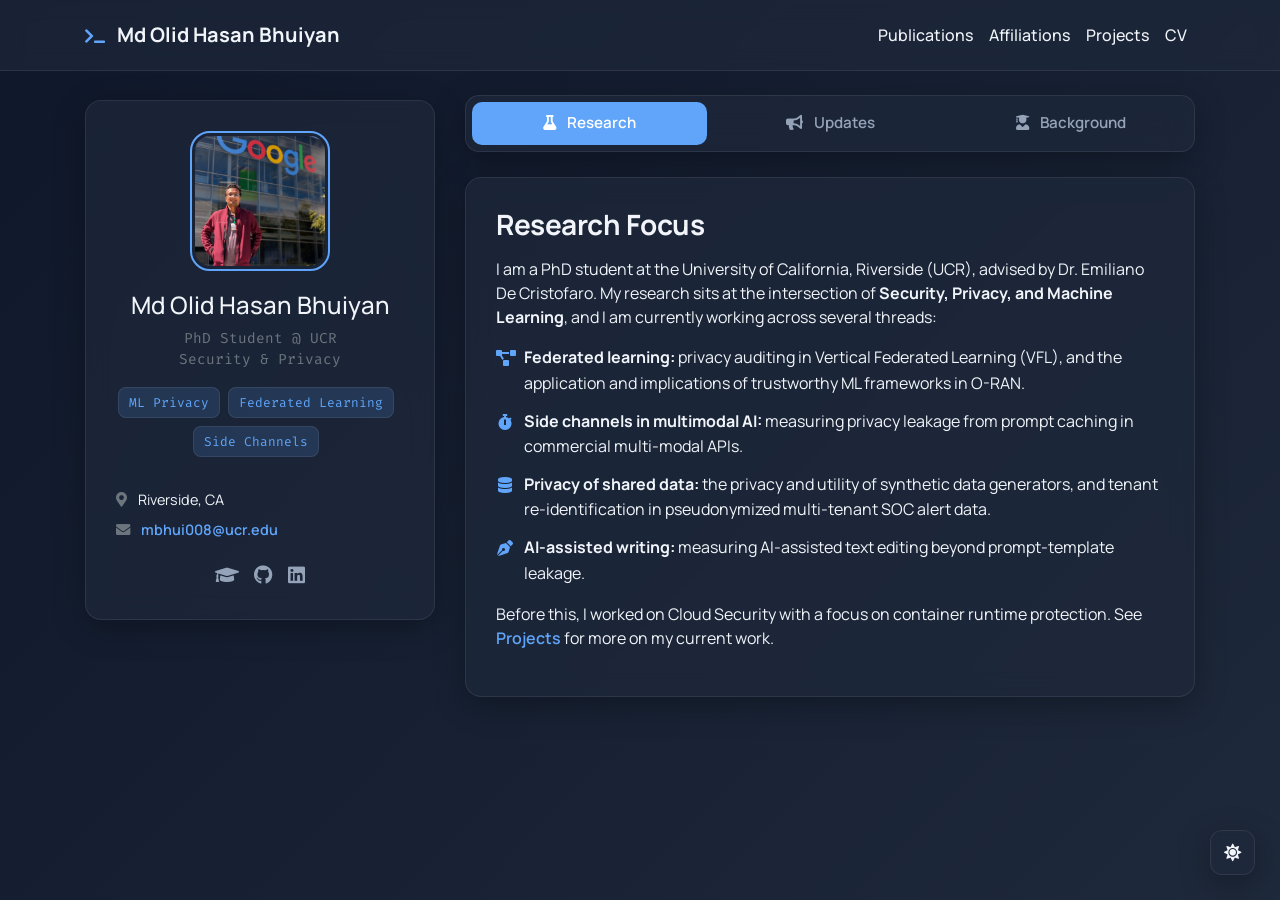
<file: index.html>
<!DOCTYPE html>
<html lang="en">
<head>
    <meta charset="utf-8" />
    <meta name="viewport" content="width=device-width, initial-scale=1.0" />
    <title>Md Olid Hasan Bhuiyan | Security Researcher</title>
    
    <link rel="stylesheet" href="https://stackpath.bootstrapcdn.com/bootstrap/4.5.2/css/bootstrap.min.css" />
    
    <link rel="stylesheet" href="https://cdnjs.cloudflare.com/ajax/libs/font-awesome/5.15.4/css/all.min.css" />
    
    <link href="https://fonts.googleapis.com/css2?family=Fira+Code:wght@400;500&family=Manrope:wght@300;400;600;700&display=swap" rel="stylesheet" />

    <style>
        /* --- CSS Variables & Theme Config --- */
        :root {
            /* Light Mode Variables */
            --bg-gradient: linear-gradient(120deg, #e0c3fc 0%, #8ec5fc 100%);
            --glass-bg: rgba(255, 255, 255, 0.65);
            --glass-border: rgba(255, 255, 255, 0.4);
            --text-main: #2d3748;
            --text-muted: #718096;
            --accent-color: #4c51bf; /* Indigo */
            --tag-bg: rgba(76, 81, 191, 0.1);
            --shadow: 0 8px 32px 0 rgba(31, 38, 135, 0.1);
        }

        [data-theme="dark"] {
            /* Dark Mode Variables (Cyberpunk/Tech Vibe) */
            --bg-gradient: linear-gradient(135deg, #0f172a 0%, #1e293b 50%, #171717 100%);
            --glass-bg: rgba(30, 41, 59, 0.7);
            --glass-border: rgba(255, 255, 255, 0.08);
            --text-main: #f1f5f9;
            --text-muted: #94a3b8;
            --accent-color: #60a5fa; /* Electric Blue */
            --tag-bg: rgba(96, 165, 250, 0.15);
            --shadow: 0 8px 32px 0 rgba(0, 0, 0, 0.3);
        }

        /* --- Global Styles --- */
        body {
            font-family: 'Manrope', sans-serif;
            background: var(--bg-gradient);
            background-attachment: fixed; /* Keeps gradient distinct while scrolling */
            background-size: 200% 200%;
            color: var(--text-main);
            min-height: 100vh;
            transition: color 0.3s;
            animation: gradientBG 15s ease infinite; /* Subtle animation */
        }

        @keyframes gradientBG {
            0% { background-position: 0% 50%; }
            50% { background-position: 100% 50%; }
            100% { background-position: 0% 50%; }
        }

        h1, h2, h3 { font-weight: 700; letter-spacing: -0.5px; }
        
        a { color: var(--accent-color); font-weight: 600; text-decoration: none; transition: all 0.2s; }
        a:hover { color: var(--text-main); text-decoration: none; text-shadow: 0 0 5px rgba(255,255,255,0.2); }

        /* --- Glass Cards (The Core Design Element) --- */
        .glass-card {
            background: var(--glass-bg);
            backdrop-filter: blur(12px);
            -webkit-backdrop-filter: blur(12px);
            border: 1px solid var(--glass-border);
            border-radius: 16px;
            padding: 30px;
            margin-bottom: 25px;
            box-shadow: var(--shadow);
            transition: transform 0.2s ease;
        }

        .glass-card:hover {
            transform: translateY(-2px); /* Subtle lift effect */
        }

        /* --- Profile Section --- */
        .profile-card {
            text-align: center;
        }
        .profile-img {
            width: 140px;
            height: 140px;
            object-fit: cover;
            border-radius: 20px; /* Squircle shape is more modern than circle */
            margin-bottom: 20px;
            border: 2px solid var(--accent-color);
            padding: 3px;
        }
        .profile-links {
            display: flex;
            justify-content: center;
            gap: 15px;
            margin-top: 20px;
            font-size: 1.2rem;
        }
        .profile-links a {
            color: var(--text-muted);
        }
        .profile-links a:hover {
            color: var(--accent-color);
            transform: scale(1.1);
        }

        /* --- Tech Tags --- */
        .tech-badge {
            font-family: 'Fira Code', monospace;
            background: var(--tag-bg);
            color: var(--accent-color);
            padding: 5px 10px;
            border-radius: 8px;
            font-size: 0.8rem;
            margin-right: 8px;
            margin-bottom: 8px;
            display: inline-block;
            border: 1px solid var(--glass-border);
        }

        /* --- News List (Clean & Techy) --- */
        .news-item {
            display: flex;
            margin-bottom: 18px;
            border-bottom: 1px solid var(--glass-border);
            padding-bottom: 15px;
        }
        .news-item:last-child { border-bottom: none; margin-bottom: 0; padding-bottom: 0; }
        
        .news-date {
            font-family: 'Fira Code', monospace;
            font-size: 0.8rem;
            color: var(--accent-color);
            min-width: 110px;
            padding-top: 3px;
        }
        .news-content {
            font-size: 0.95rem;
            color: var(--text-main);
        }

        /* --- Navbar (Floating Glass) --- */
        .navbar {
            background: var(--glass-bg);
            backdrop-filter: blur(10px);
            border-bottom: 1px solid var(--glass-border);
            padding: 15px 0;
            position: sticky;
            top: 0;
            z-index: 1000;
        }
        .navbar-brand { font-weight: 700; color: var(--text-main) !important; }
        .nav-link { color: var(--text-main) !important; font-weight: 500; }
        .nav-link:hover { color: var(--accent-color) !important; }

        /* --- Dark Mode Toggle --- */
        .theme-switch {
            position: fixed;
            bottom: 25px;
            right: 25px;
            width: 45px;
            height: 45px;
            background: var(--glass-bg);
            border: 1px solid var(--glass-border);
            backdrop-filter: blur(5px);
            color: var(--text-main);
            border-radius: 12px;
            display: flex;
            align-items: center;
            justify-content: center;
            cursor: pointer;
            box-shadow: var(--shadow);
            z-index: 1000;
            font-size: 1.1rem;
        }

        /* Update the body style to include this animation */
        body {
            /* ... your existing body styles ... */
            animation: gradientBG 15s ease infinite, fadeIn 0.8s ease-in-out;
        }

        @keyframes fadeIn {
            0% { opacity: 0; transform: translateY(10px); }
            100% { opacity: 1; transform: translateY(0); }
        }

        /* --- Section toggle (Research / Updates / Background) --- */
        .section-toggle {
            display: flex;
            gap: 6px;
            padding: 6px;
            margin-bottom: 25px;
            background: var(--glass-bg);
            backdrop-filter: blur(12px);
            -webkit-backdrop-filter: blur(12px);
            border: 1px solid var(--glass-border);
            border-radius: 14px;
            box-shadow: var(--shadow);
        }
        .section-toggle button {
            flex: 1;
            border: none;
            background: transparent;
            color: var(--text-muted);
            font-family: 'Manrope', sans-serif;
            font-weight: 600;
            font-size: 0.95rem;
            padding: 10px 14px;
            border-radius: 10px;
            cursor: pointer;
            transition: background 0.2s, color 0.2s;
        }
        .section-toggle button:hover { color: var(--text-main); }
        .section-toggle button.active {
            background: var(--accent-color);
            color: #fff;
        }
        .section-toggle button:focus-visible {
            outline: 2px solid var(--accent-color);
            outline-offset: 2px;
        }
        .home-section[hidden] { display: none !important; }

        /* --- Research focus list --- */
        .focus-list {
            list-style: none;
            padding-left: 0;
            margin-bottom: 1rem;
        }
        .focus-list li {
            position: relative;
            padding-left: 28px;
            margin-bottom: 12px;
            line-height: 1.6;
        }
        .focus-list li i {
            position: absolute;
            left: 0;
            top: 5px;
            width: 18px;
            text-align: center;
            color: var(--accent-color);
        }

        /* --- Responsive --- */
        @media (max-width: 480px) {
            .section-toggle button { padding: 10px 6px; font-size: 0.85rem; }
            .section-toggle button i { display: none; }
        }
        @media (max-width: 768px) {
            .news-item { flex-direction: column; }
            .news-date { margin-bottom: 5px; opacity: 0.8; }
        }
    </style>
</head>
<body data-theme="dark"> <nav class="navbar navbar-expand-lg">
        <div class="container">
            <a class="navbar-brand" href="index.html">
                <i class="fas fa-terminal mr-2" style="font-size: 0.8em; color: var(--accent-color);"></i>
                Md Olid Hasan Bhuiyan
            </a>
            <button class="navbar-toggler" type="button" data-toggle="collapse" data-target="#navbarNav">
                <span class="fas fa-bars" style="color: var(--text-main);"></span>
            </button>
            <div class="collapse navbar-collapse" id="navbarNav">
                <ul class="navbar-nav ml-auto">
                    <li class="nav-item"><a class="nav-link" href="publications.html">Publications</a></li>
                    <li class="nav-item"><a class="nav-link" href="services.html">Affiliations</a></li>
                    <li class="nav-item"><a class="nav-link" href="projects.html">Projects</a></li>
                    <li class="nav-item"><a class="nav-link" href="/Files/CV_OLID_HASAN_BHUIYAN.pdf">CV</a></li>
                </ul>
            </div>
        </div>
    </nav>

    <div class="container mt-4 mb-5">
        <div class="row">
            
            <div class="col-lg-4 mb-4">
                <div class="glass-card profile-card sticky-top" style="top: 100px; z-index: 1;">
                    <img src="/Images/portfolio_2026.jpg" alt="Profile" class="profile-img">
                    <h4>Md Olid Hasan Bhuiyan</h4>
                    <p class="text-muted mb-3" style="font-family: 'Fira Code', monospace; font-size: 0.9rem;">
                        PhD Student @ UCR<br>Security & Privacy
                    </p>
                    
                    <div class="d-flex flex-wrap justify-content-center mt-3 mb-4">
                        <span class="tech-badge">ML Privacy</span>
                        <span class="tech-badge">Federated Learning</span>
                        <span class="tech-badge">Side Channels</span>
                    </div>

                    <div class="text-left mt-4" style="font-size: 0.9rem;">
                        <p class="mb-2"><i class="fas fa-map-marker-alt mr-2 text-muted"></i> Riverside, CA</p>
                        <p class="mb-2"><i class="fas fa-envelope mr-2 text-muted"></i> <a href="mailto:mbhui008@ucr.edu">mbhui008@ucr.edu</a></p>
                    </div>

                    <div class="profile-links">
                        <a href="https://scholar.google.com/citations?user=FqGRNsAAAAAJ&hl=en"><i class="fas fa-graduation-cap"></i></a>
                        <a href="https://github.com/Sizvy"><i class="fab fa-github"></i></a>
                        <a href="https://www.linkedin.com/in/md-olid-hasan-bhuiyan-970783185/"><i class="fab fa-linkedin"></i></a>
                    </div>
                </div>
            </div>

            <div class="col-lg-8">

                <div class="section-toggle" role="tablist" aria-label="Home sections">
                    <button type="button" role="tab" id="tab-research" data-target="research" aria-controls="research" aria-selected="true" class="active">
                        <i class="fas fa-flask mr-2"></i> Research
                    </button>
                    <button type="button" role="tab" id="tab-updates" data-target="updates" aria-controls="updates" aria-selected="false">
                        <i class="fas fa-bullhorn mr-2"></i> Updates
                    </button>
                    <button type="button" role="tab" id="tab-background" data-target="background" aria-controls="background" aria-selected="false">
                        <i class="fas fa-user-graduate mr-2"></i> Background
                    </button>
                </div>

                <div class="glass-card home-section" id="research" role="tabpanel" aria-labelledby="tab-research">
                    <h3 class="mb-3">Research Focus</h3>
                    <p>
                        I am a PhD student at the University of California, Riverside (UCR), advised by Dr. Emiliano De Cristofaro. My research sits at the intersection of <strong>Security, Privacy, and Machine Learning</strong>, and I am currently working across several threads:
                    </p>
                    <ul class="focus-list">
                        <li><i class="fas fa-project-diagram"></i><strong>Federated learning:</strong> privacy auditing in Vertical Federated Learning (VFL), and the application and implications of trustworthy ML frameworks in O-RAN.</li>
                        <li><i class="fas fa-stopwatch"></i><strong>Side channels in multimodal AI:</strong> measuring privacy leakage from prompt caching in commercial multi-modal APIs.</li>
                        <li><i class="fas fa-database"></i><strong>Privacy of shared data:</strong> the privacy and utility of synthetic data generators, and tenant re-identification in pseudonymized multi-tenant SOC alert data.</li>
                        <li><i class="fas fa-pen-nib"></i><strong>AI-assisted writing:</strong> measuring AI-assisted text editing beyond prompt-template leakage.</li>
                    </ul>
                    <p>
                        Before this, I worked on Cloud Security with a focus on container runtime protection. See <a href="projects.html#research">Projects</a> for more on my current work.
                    </p>
                </div>

                <div class="glass-card home-section" id="updates" role="tabpanel" aria-labelledby="tab-updates" hidden>
                    <h3 class="mb-4">Recent Updates</h3>
                    
                    <div class="news-item">
                        <div class="news-date">Present</div>
                        <div class="news-content">Working on privacy in federated learning, prompt-cache side channels in multimodal APIs, synthetic data privacy, and AI-assisted text editing. See <a href="projects.html#research">current projects</a>.</div>
                    </div>

                    <div class="news-item">
                        <div class="news-date">Sep 2026</div>
                        <div class="news-content">Completed my Research Internship at <strong>Sophos</strong>.</div>
                    </div>

                    <div class="news-item">
                        <div class="news-date">June 2026</div>
                        <div class="news-content">Joined <a href="https://www.sophos.com/en-us/company/careers" target="_blank">Sophos</a> as a Research Intern.</div>
                    </div>

                    <div class="news-item">
                        <div class="news-date">April 2026</div>
                        <div class="news-content">Our paper<a href="https://arxiv.org/pdf/2601.05739" target="_blank">(PII-VisBench)</a> got accepted at ACL Findings!</div>
                    </div>

                    <div class="news-item">
                        <div class="news-date">Mar 2026</div>
                        <div class="news-content">Completed my <strong>M.S. in Computer Science</strong> at UC Riverside.</div>
                    </div>

                    <div class="news-item">
                        <div class="news-date">May 2025</div>
                        <div class="news-content">Joined <strong>ACM</strong> as a Professional Member (ID: 9085533).</div>
                    </div>

                    <div class="news-item">
                        <div class="news-date">Mar 2025</div>
                        <div class="news-content">Appointed as <strong>Graduate Student Researcher</strong> & TA at UCR.</div>
                    </div>

                    <div class="news-item">
                        <div class="news-date">Nov 2024</div>
                        <div class="news-content">Paper <em>"H2OPulse"</em> accepted at <strong>IMWUT</strong> Journal.</div>
                    </div>

                    <div class="news-item">
                        <div class="news-date">Oct 2024</div>
                        <div class="news-content">2nd Place at <a href="https://ucrpc.cs.ucr.edu/F24/" target="_blank">UCRPC2024</a> (628 pts).</div>
                    </div>
                    
                    <div class="news-item">
                        <div class="news-date">Sep 2024</div>
                        <div class="news-content">Started PhD journey at <strong>UC Riverside</strong>.</div>
                    </div>

                    <div class="news-item">
                        <div class="news-date">Jan 2024</div>
                        <div class="news-content">Paper on <em>Container Security</em> accepted at <strong>CLOSER 2024</strong>.</div>
                    </div>
                </div>

                <div class="row">
                    <div class="col-md-12">
                        <div class="glass-card home-section" id="background" role="tabpanel" aria-labelledby="tab-background" hidden>
                            <h3 class="mb-3">Background</h3>
                            
                            <h5 class="mt-4"><i class="fas fa-user-graduate mr-2" style="color: var(--accent-color)"></i> Education</h5>
                            <p class="mb-1"><strong>PhD (currently pursuing) in Computer Science</strong></p>
                            <p class="text-muted small">UC, Riverside | Spring 2029 (expected)</p>

                            <p class="mb-1"><strong>M.S. in Computer Science</strong></p>
                            <p class="text-muted small">UC, Riverside | March 2026</p>

                            <p class="mb-1"><strong>B.Sc. in Computer Science & Engineering</strong></p>
                            <p class="text-muted small">BUET, Bangladesh | May 2023</p>
                            
                            <hr style="border-color: var(--glass-border);">

                            <h5 class="mt-3"><i class="fas fa-user mr-2" style="color: var(--accent-color)"></i> Personal</h5>
                            <p class="small">
                                Born in Lalmonirhat, Bangladesh. I'm a history buff (especially WWII) and enjoy discussing world politics. 
                                My nickname is <strong>Sizvy</strong>.
                            </p>
                        </div>
                    </div>
                </div>

            </div>
        </div>
    </div>

    <button class="theme-switch" id="themeToggle">
        <i class="fas fa-sun"></i>
    </button>

    <script>
        const toggleBtn = document.getElementById('themeToggle');
        const icon = toggleBtn.querySelector('i');
        const body = document.body;

        // Check local storage
        const savedTheme = localStorage.getItem('theme');
        if (savedTheme) {
            body.setAttribute('data-theme', savedTheme);
            updateIcon(savedTheme);
        }

        toggleBtn.addEventListener('click', () => {
            const currentTheme = body.getAttribute('data-theme');
            const newTheme = currentTheme === 'dark' ? 'light' : 'dark';
            
            body.setAttribute('data-theme', newTheme);
            localStorage.setItem('theme', newTheme);
            updateIcon(newTheme);
        });

        function updateIcon(theme) {
            if (theme === 'dark') {
                icon.className = 'fas fa-sun';
            } else {
                icon.className = 'fas fa-moon';
            }
        }
    </script>

    <script>
        // Section toggle (URL hash #research, #updates or #background opens that section)
        (function () {
            const tabs = document.querySelectorAll('.section-toggle button');
            const sections = document.querySelectorAll('.home-section');

            function show(id, updateHash) {
                if (!document.getElementById(id)) id = 'research';
                sections.forEach(sec => { sec.hidden = sec.id !== id; });
                tabs.forEach(tab => {
                    const on = tab.dataset.target === id;
                    tab.classList.toggle('active', on);
                    tab.setAttribute('aria-selected', on);
                });
                if (updateHash) history.replaceState(null, '', '#' + id);
            }

            tabs.forEach(tab => tab.addEventListener('click', () => show(tab.dataset.target, true)));
            window.addEventListener('hashchange', () => show(location.hash.slice(1), false));
            show(location.hash.slice(1) || 'research', false);
        })();
    </script>

    <script src="https://code.jquery.com/jquery-3.5.1.slim.min.js"></script>
    <script src="https://cdn.jsdelivr.net/npm/@popperjs/core@2.9.2/dist/umd/popper.min.js"></script>
    <script src="https://stackpath.bootstrapcdn.com/bootstrap/4.5.2/js/bootstrap.min.js"></script>
</body>
</html>
</file>
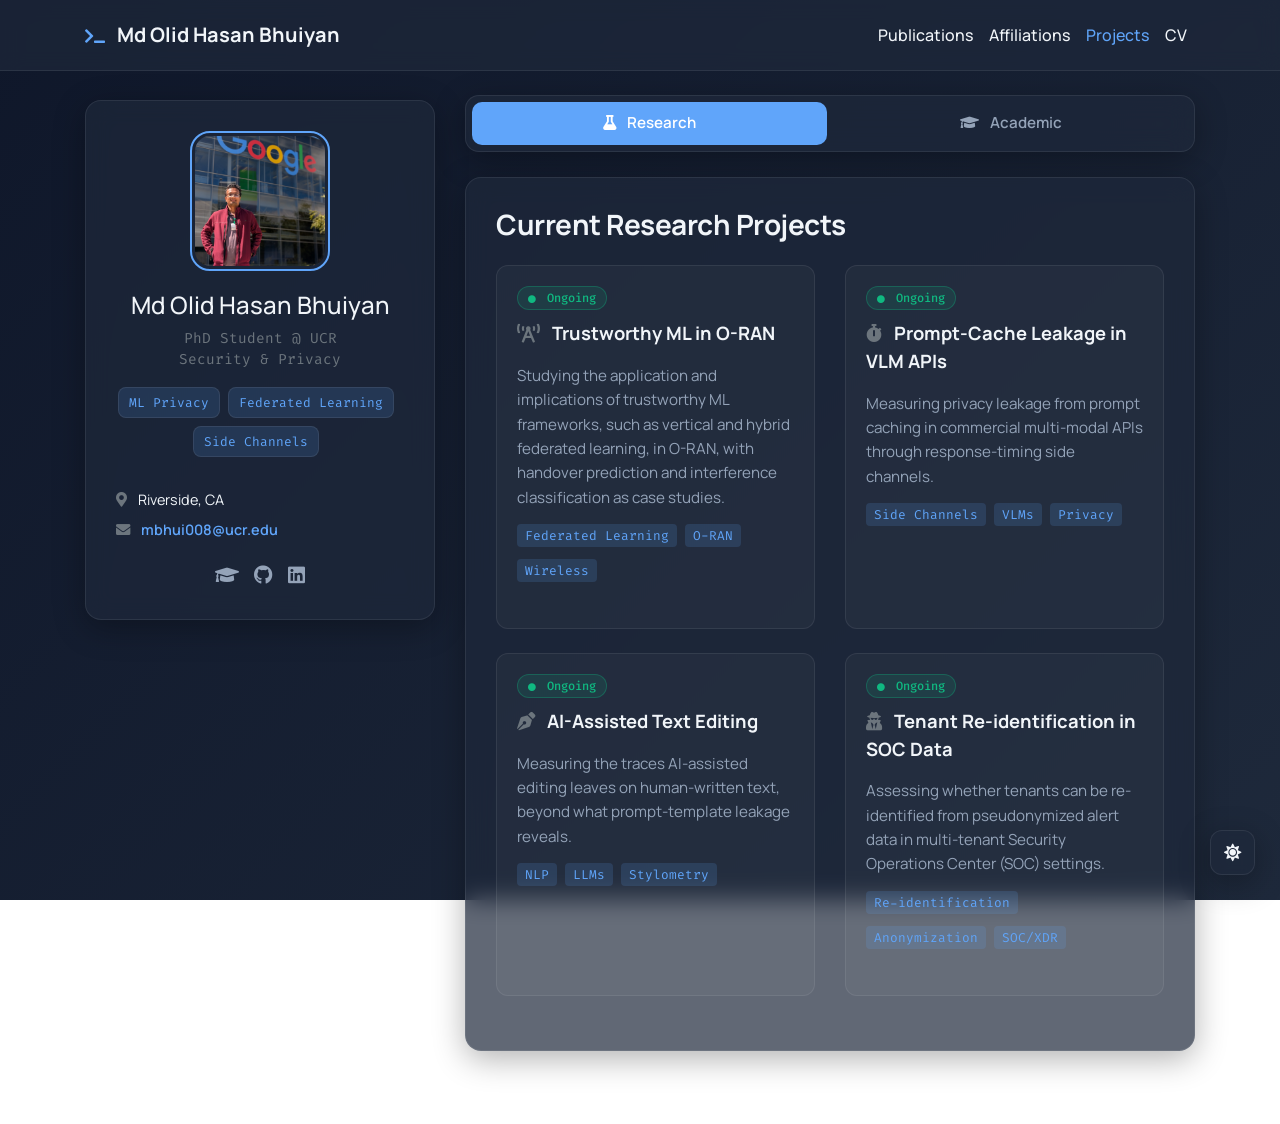
<file: projects.html>
<!DOCTYPE html>
<html lang="en">
<head>
    <meta charset="utf-8" />
    <meta name="viewport" content="width=device-width, initial-scale=1.0" />
    <title>Projects | Md Olid Hasan Bhuiyan</title>
    
    <link rel="stylesheet" href="https://stackpath.bootstrapcdn.com/bootstrap/4.5.2/css/bootstrap.min.css" />
    <link rel="stylesheet" href="https://cdnjs.cloudflare.com/ajax/libs/font-awesome/5.15.4/css/all.min.css" />
    <link href="https://fonts.googleapis.com/css2?family=Fira+Code:wght@400;500&family=Manrope:wght@300;400;600;700&display=swap" rel="stylesheet" />

    <style>
        /* --- CSS Variables & Theme Config --- */
        :root {
            /* Light Mode Variables */
            --bg-gradient: linear-gradient(120deg, #e0c3fc 0%, #8ec5fc 100%);
            --glass-bg: rgba(255, 255, 255, 0.65);
            --glass-border: rgba(255, 255, 255, 0.4);
            --text-main: #2d3748;
            --text-muted: #718096;
            --accent-color: #4c51bf;
            --tag-bg: rgba(76, 81, 191, 0.1);
            --shadow: 0 8px 32px 0 rgba(31, 38, 135, 0.1);
        }

        [data-theme="dark"] {
            /* Dark Mode Variables */
            --bg-gradient: linear-gradient(135deg, #0f172a 0%, #1e293b 50%, #171717 100%);
            --glass-bg: rgba(30, 41, 59, 0.7);
            --glass-border: rgba(255, 255, 255, 0.08);
            --text-main: #f1f5f9;
            --text-muted: #94a3b8;
            --accent-color: #60a5fa;
            --tag-bg: rgba(96, 165, 250, 0.15);
            --shadow: 0 8px 32px 0 rgba(0, 0, 0, 0.3);
        }

        /* --- Global Styles --- */
        body {
            font-family: 'Manrope', sans-serif;
            background: var(--bg-gradient);
            background-attachment: fixed;
            background-size: 200% 200%;
            color: var(--text-main);
            min-height: 100vh;
            transition: color 0.3s;
            animation: gradientBG 15s ease infinite;
        }

        @keyframes gradientBG {
            0% { background-position: 0% 50%; }
            50% { background-position: 100% 50%; }
            100% { background-position: 0% 50%; }
        }

        h1, h2, h3 { font-weight: 700; letter-spacing: -0.5px; }
        
        a { color: var(--accent-color); font-weight: 600; text-decoration: none; transition: all 0.2s; }
        a:hover { color: var(--text-main); text-decoration: none; text-shadow: 0 0 5px rgba(255,255,255,0.2); }

        /* --- Glass Cards --- */
        .glass-card {
            background: var(--glass-bg);
            backdrop-filter: blur(12px);
            -webkit-backdrop-filter: blur(12px);
            border: 1px solid var(--glass-border);
            border-radius: 16px;
            padding: 30px;
            margin-bottom: 25px;
            box-shadow: var(--shadow);
            transition: transform 0.2s ease;
        }
        
        /* --- Sidebar Profile --- */
        .profile-img {
            width: 140px;
            height: 140px;
            object-fit: cover;
            border-radius: 20px;
            margin-bottom: 20px;
            border: 2px solid var(--accent-color);
            padding: 3px;
        }
        .profile-links {
            display: flex;
            justify-content: center;
            gap: 15px;
            margin-top: 20px;
            font-size: 1.2rem;
        }
        .profile-links a { color: var(--text-muted); }
        .profile-links a:hover { color: var(--accent-color); transform: scale(1.1); }
        .tech-badge {
            font-family: 'Fira Code', monospace;
            background: var(--tag-bg);
            color: var(--accent-color);
            padding: 5px 10px;
            border-radius: 8px;
            font-size: 0.8rem;
            margin-right: 8px;
            margin-bottom: 8px;
            display: inline-block;
            border: 1px solid var(--glass-border);
        }

        /* --- List Item Styles (Used for Projects & Pubs) --- */
        .list-item {
            padding-bottom: 25px;
            margin-bottom: 25px;
            border-bottom: 1px solid var(--glass-border);
        }
        .list-item:last-child { border-bottom: none; margin-bottom: 0; padding-bottom: 0; }
        
        .item-title {
            font-size: 1.15rem;
            font-weight: 700;
            color: var(--text-main);
            margin-bottom: 8px;
            display: block;
        }
        
        .item-desc {
            font-size: 0.95rem;
            color: var(--text-muted);
            margin-bottom: 12px;
            line-height: 1.6;
        }
        
        .tech-pill {
            font-family: 'Fira Code', monospace;
            font-size: 0.8rem;
            color: var(--accent-color);
            background: var(--tag-bg);
            padding: 2px 8px;
            border-radius: 4px;
            display: inline-block;
            margin-right: 5px;
            margin-bottom: 10px;
        }

        .btn-glass-sm {
            display: inline-flex;
            align-items: center;
            padding: 6px 14px;
            font-size: 0.85rem;
            font-weight: 600;
            color: var(--text-main);
            background: rgba(255,255,255,0.1);
            border: 1px solid var(--glass-border);
            border-radius: 8px;
            transition: all 0.2s;
            margin-right: 8px;
            margin-bottom: 5px;
        }
        .btn-glass-sm:hover {
            background: var(--accent-color);
            color: white;
            border-color: var(--accent-color);
            text-shadow: none;
        }

        /* --- Navbar --- */
        .navbar {
            background: var(--glass-bg);
            backdrop-filter: blur(10px);
            border-bottom: 1px solid var(--glass-border);
            padding: 15px 0;
            position: sticky;
            top: 0;
            z-index: 1000;
        }
        .navbar-brand { font-weight: 700; color: var(--text-main) !important; }
        .nav-link { color: var(--text-main) !important; font-weight: 500; }
        .nav-link:hover { color: var(--accent-color) !important; }

        /* --- Dark Mode Toggle --- */
        .theme-switch {
            position: fixed;
            bottom: 25px;
            right: 25px;
            width: 45px;
            height: 45px;
            background: var(--glass-bg);
            border: 1px solid var(--glass-border);
            backdrop-filter: blur(5px);
            color: var(--text-main);
            border-radius: 12px;
            display: flex;
            align-items: center;
            justify-content: center;
            cursor: pointer;
            box-shadow: var(--shadow);
            z-index: 1000;
            font-size: 1.1rem;
        }

        /* Update the body style to include this animation */
        body {
            /* ... your existing body styles ... */
            animation: gradientBG 15s ease infinite, fadeIn 0.8s ease-in-out;
        }

        @keyframes fadeIn {
            0% { opacity: 0; transform: translateY(10px); }
            100% { opacity: 1; transform: translateY(0); }
        }

        /* --- New Grid Project Styles --- */
        .project-grid-card {
            background: rgba(255, 255, 255, 0.03); /* Very subtle fill */
            border: 1px solid var(--glass-border);
            border-radius: 12px;
            padding: 20px;
            height: 100%; /* Ensures all cards in a row are same height */
            display: flex;
            flex-direction: column; /* Aligns content vertically */
            transition: transform 0.2s, background 0.2s;
        }

        .project-grid-card:hover {
            transform: translateY(-5px); /* Lift effect on hover */
            background: rgba(255, 255, 255, 0.08);
            box-shadow: 0 5px 15px rgba(0,0,0,0.1);
        }

        /* Fix for icon spacing inside buttons */
        .btn-glass-sm {
            gap: 10px; /* Modern way to force space between icon and text */
        }

        .btn-glass-sm i {
            margin-right: 5px !important; /* Ensures the icon pushes the text away */
        }

        /* Helper to push buttons to the bottom of the card */
        .card-spacer {
            flex-grow: 1; 
        }

        /* --- Status label for ongoing research --- */
        .status-pill {
            font-family: 'Fira Code', monospace;
            font-size: 0.75rem;
            font-weight: 500;
            color: #10b981;
            background: rgba(16, 185, 129, 0.12);
            border: 1px solid rgba(16, 185, 129, 0.3);
            padding: 2px 10px;
            border-radius: 999px;
            display: inline-block;
            align-self: flex-start;
            margin-bottom: 10px;
        }

        /* --- Research / Academic section toggle --- */
        .section-toggle {
            display: flex;
            gap: 6px;
            padding: 6px;
            margin-bottom: 25px;
            background: var(--glass-bg);
            backdrop-filter: blur(12px);
            -webkit-backdrop-filter: blur(12px);
            border: 1px solid var(--glass-border);
            border-radius: 14px;
            box-shadow: var(--shadow);
        }
        .section-toggle button {
            flex: 1;
            border: none;
            background: transparent;
            color: var(--text-muted);
            font-family: 'Manrope', sans-serif;
            font-weight: 600;
            font-size: 0.95rem;
            padding: 10px 14px;
            border-radius: 10px;
            cursor: pointer;
            transition: background 0.2s, color 0.2s;
        }
        .section-toggle button:hover { color: var(--text-main); }
        .section-toggle button.active {
            background: var(--accent-color);
            color: #fff;
        }
        .section-toggle button:focus-visible {
            outline: 2px solid var(--accent-color);
            outline-offset: 2px;
        }
        .project-section[hidden] { display: none !important; }

        @media (max-width: 768px) {
            .glass-card { padding: 20px; }
        }
    </style>
</head>
<body data-theme="dark">

    <nav class="navbar navbar-expand-lg">
        <div class="container">
            <a class="navbar-brand" href="index.html">
                <i class="fas fa-terminal mr-2" style="font-size: 0.8em; color: var(--accent-color);"></i>
                Md Olid Hasan Bhuiyan
            </a>
            <button class="navbar-toggler" type="button" data-toggle="collapse" data-target="#navbarNav">
                <span class="fas fa-bars" style="color: var(--text-main);"></span>
            </button>
            <div class="collapse navbar-collapse" id="navbarNav">
                <ul class="navbar-nav ml-auto">
                    <li class="nav-item"><a class="nav-link" href="publications.html">Publications</a></li>
                    <li class="nav-item"><a class="nav-link" href="services.html">Affiliations</a></li>
                    <li class="nav-item"><a class="nav-link" href="projects.html" style="color: var(--accent-color) !important;">Projects</a></li>
                    <li class="nav-item"><a class="nav-link" href="/Files/CV_OLID_HASAN_BHUIYAN.pdf">CV</a></li>
                </ul>
            </div>
        </div>
    </nav>

    <div class="container mt-4 mb-5">
        <div class="row">
            
            <div class="col-lg-4 mb-4">
                <div class="glass-card text-center sticky-top" style="top: 100px; z-index: 1;">
                    <img src="/Images/portfolio_2026.jpg" alt="Profile" class="profile-img">
                    <h4>Md Olid Hasan Bhuiyan</h4>
                    <p class="text-muted mb-3" style="font-family: 'Fira Code', monospace; font-size: 0.9rem;">
                        PhD Student @ UCR<br>Security & Privacy
                    </p>
                    
                    <div class="d-flex flex-wrap justify-content-center mt-3 mb-4">
                        <span class="tech-badge">ML Privacy</span>
                        <span class="tech-badge">Federated Learning</span>
                        <span class="tech-badge">Side Channels</span>
                    </div>

                    <div class="text-left mt-4" style="font-size: 0.9rem;">
                        <p class="mb-2"><i class="fas fa-map-marker-alt mr-2 text-muted"></i> Riverside, CA</p>
                        <p class="mb-2"><i class="fas fa-envelope mr-2 text-muted"></i> <a href="mailto:mbhui008@ucr.edu">mbhui008@ucr.edu</a></p>
                    </div>

                    <div class="profile-links">
                        <a href="https://scholar.google.com/citations?user=FqGRNsAAAAAJ&hl=en"><i class="fas fa-graduation-cap"></i></a>
                        <a href="https://github.com/Sizvy"><i class="fab fa-github"></i></a>
                        <a href="https://www.linkedin.com/in/md-olid-hasan-bhuiyan-970783185/"><i class="fab fa-linkedin"></i></a>
                    </div>
                </div>
            </div>

            <div class="col-lg-8">
    <div class="section-toggle" role="tablist" aria-label="Project type">
        <button type="button" role="tab" id="tab-research" data-target="research" aria-controls="research" aria-selected="true" class="active">
            <i class="fas fa-flask mr-2"></i> Research
        </button>
        <button type="button" role="tab" id="tab-academic" data-target="academic" aria-controls="academic" aria-selected="false">
            <i class="fas fa-graduation-cap mr-2"></i> Academic
        </button>
    </div>

    <div class="glass-card project-section" id="research" role="tabpanel" aria-labelledby="tab-research">
        <div class="d-flex justify-content-between align-items-center mb-4">
            <h3 class="mb-0">Current Research Projects</h3>
        </div>

        <div class="row">

            <div class="col-md-6 mb-4">
                <div class="project-grid-card">
                    <span class="status-pill"><i class="fas fa-circle mr-1" style="font-size: 0.5rem; vertical-align: middle;"></i> Ongoing</span>
                    <span class="item-title"><i class="fas fa-broadcast-tower mr-2 text-muted"></i> Trustworthy ML in O-RAN</span>
                    <div class="item-desc mt-2">
                        Studying the application and implications of trustworthy ML frameworks, such as vertical and hybrid federated learning, in O-RAN, with handover prediction and interference classification as case studies.
                    </div>
                    <div class="mb-3">
                        <span class="tech-pill">Federated Learning</span>
                        <span class="tech-pill">O-RAN</span>
                        <span class="tech-pill">Wireless</span>
                    </div>
                </div>
            </div>

            <div class="col-md-6 mb-4">
                <div class="project-grid-card">
                    <span class="status-pill"><i class="fas fa-circle mr-1" style="font-size: 0.5rem; vertical-align: middle;"></i> Ongoing</span>
                    <span class="item-title"><i class="fas fa-stopwatch mr-2 text-muted"></i> Prompt-Cache Leakage in VLM APIs</span>
                    <div class="item-desc mt-2">
                        Measuring privacy leakage from prompt caching in commercial multi-modal APIs through response-timing side channels.
                    </div>
                    <div class="mb-3">
                        <span class="tech-pill">Side Channels</span>
                        <span class="tech-pill">VLMs</span>
                        <span class="tech-pill">Privacy</span>
                    </div>
                </div>
            </div>

            <div class="col-md-6 mb-4">
                <div class="project-grid-card">
                    <span class="status-pill"><i class="fas fa-circle mr-1" style="font-size: 0.5rem; vertical-align: middle;"></i> Ongoing</span>
                    <span class="item-title"><i class="fas fa-pen-nib mr-2 text-muted"></i> AI-Assisted Text Editing</span>
                    <div class="item-desc mt-2">
                        Measuring the traces AI-assisted editing leaves on human-written text, beyond what prompt-template leakage reveals.
                    </div>
                    <div class="mb-3">
                        <span class="tech-pill">NLP</span>
                        <span class="tech-pill">LLMs</span>
                        <span class="tech-pill">Stylometry</span>
                    </div>
                </div>
            </div>

            <div class="col-md-6 mb-4">
                <div class="project-grid-card">
                    <span class="status-pill"><i class="fas fa-circle mr-1" style="font-size: 0.5rem; vertical-align: middle;"></i> Ongoing</span>
                    <span class="item-title"><i class="fas fa-user-secret mr-2 text-muted"></i> Tenant Re-identification in SOC Data</span>
                    <div class="item-desc mt-2">
                        Assessing whether tenants can be re-identified from pseudonymized alert data in multi-tenant Security Operations Center (SOC) settings.
                    </div>
                    <div class="mb-3">
                        <span class="tech-pill">Re-identification</span>
                        <span class="tech-pill">Anonymization</span>
                        <span class="tech-pill">SOC/XDR</span>
                    </div>
                </div>
            </div>

        </div>
    </div>

    <div class="glass-card project-section" id="academic" role="tabpanel" aria-labelledby="tab-academic" hidden>
        <div class="d-flex justify-content-between align-items-center mb-4">
            <h3 class="mb-0">Academic Projects</h3>
            <a href="https://github.com/Sizvy" target="_blank" class="btn-glass-sm">
                <i class="fab fa-github mr-2"></i> GitHub
            </a>
        </div>

        <div class="row">
            
            <div class="col-md-6 mb-4">
                <div class="project-grid-card">
                    <span class="item-title"><i class="fab fa-git-alt mr-2 text-muted"></i> Git Vulnerability Fix</span>
                    <div class="item-desc mt-2">
                        Addressed CVE-2021-21300 by developing an automated kernel-level defense using eBPF to monitor malicious symlinks.
                    </div>
                    <div class="mb-3">
                        <span class="tech-pill">Kernel Security</span>
                        <span class="tech-pill">eBPF</span>
                        <span class="tech-pill">C/C++</span>
                    </div>
                    <div class="card-spacer"></div> <div>
                        <a href="https://github.com/Sizvy/CVE-2021-21300" target="_blank" class="btn-glass-sm"><i class="fas fa-code"></i> Code</a>
                        <a href="#" target="_blank" class="btn-glass-sm"><i class="fas fa-file-pdf"></i> Report</a>
                    </div>
                </div>
            </div>

            <div class="col-md-6 mb-4">
                <div class="project-grid-card">
                    <span class="item-title"><i class="fas fa-search mr-2 text-muted"></i> StackOverflow Search</span>
                    <div class="item-desc mt-2">
                        AI-powered search engine combining Lucene (keywords) and BERT (semantic) to retrieve solutions with LLM-generated answers.
                    </div>
                    <div class="mb-3">
                        <span class="tech-pill">NLP</span>
                        <span class="tech-pill">Lucene</span>
                        <span class="tech-pill">BERT</span>
                    </div>
                    <div class="card-spacer"></div>
                    <div>
                        <a href="https://github.com/Sizvy/CS242_Project" target="_blank" class="btn-glass-sm"><i class="fas fa-code"></i> Code</a>
                    </div>
                </div>
            </div>

            <div class="col-md-6 mb-4">
                <div class="project-grid-card">
                    <span class="item-title"><i class="fas fa-image mr-2 text-muted"></i> Bangla Captioning</span>
                    <div class="item-desc mt-2">
                        Proposed and implemented a Deep Learning model capable of generating accurate descriptive captions in Bangla.
                    </div>
                    <div class="mb-3">
                        <span class="tech-pill">Deep Learning</span>
                        <span class="tech-pill">Vision</span>
                        <span class="tech-pill">Python</span>
                    </div>
                    <div class="card-spacer"></div>
                    <div>
                        <a href="https://github.com/Sizvy/Bangla-Caption-Generator-for-images.git" target="_blank" class="btn-glass-sm"><i class="fas fa-code"></i> Code</a>
                    </div>
                </div>
            </div>

            <div class="col-md-6 mb-4">
                <div class="project-grid-card">
                    <span class="item-title"><i class="fas fa-brain mr-2 text-muted"></i> Bangla Digit CNN</span>
                    <div class="item-desc mt-2">
                        Built a CNN from scratch for handwritten Bangla digits, achieving 91% validation accuracy and 77% test accuracy.
                    </div>
                    <div class="mb-3">
                        <span class="tech-pill">CNN</span>
                        <span class="tech-pill">TensorFlow</span>
                    </div>
                    <div class="card-spacer"></div>
                    <div>
                        <a href="https://github.com/Sizvy/Bangla-Digit-Recognition.git" target="_blank" class="btn-glass-sm"><i class="fas fa-code"></i> Code</a>
                    </div>
                </div>
            </div>

            <div class="col-md-6 mb-4">
                <div class="project-grid-card">
                    <span class="item-title"><i class="fas fa-network-wired mr-2 text-muted"></i> TCP Libra in NS3</span>
                    <div class="item-desc mt-2">
                        Successful implementation of the TCP Libra congestion control algorithm within the NS3 network simulator environment.
                    </div>
                    <div class="mb-3">
                        <span class="tech-pill">NS3</span>
                        <span class="tech-pill">Networking</span>
                        <span class="tech-pill">C++</span>
                    </div>
                    <div class="card-spacer"></div>
                    <div>
                        <a href="https://github.com/Sizvy/Tcp-LIbra.git" target="_blank" class="btn-glass-sm"><i class="fas fa-code"></i>  Code</a>
                    </div>
                </div>
            </div>

            <div class="col-md-6 mb-4">
                <div class="project-grid-card">
                    <span class="item-title"><i class="fas fa-language mr-2 text-muted"></i> Englishour Platform</span>
                    <div class="item-desc mt-2">
                        A comprehensive software development project creating an interactive English Learning Platform designed for children.
                    </div>
                    <div class="mb-3">
                        <span class="tech-pill">Full Stack</span>
                        <span class="tech-pill">Web Dev</span>
                    </div>
                    <div class="card-spacer"></div>
                    <div>
                        <a href="https://github.com/swapped004/englishour_FE.git" target="_blank" class="btn-glass-sm"><i class="fab fa-js"></i> UI</a>
                        <a href="https://github.com/tawsifshahriar7/englishour-backend.git" target="_blank" class="btn-glass-sm"><i class="fas fa-server"></i> API</a>
                    </div>
                </div>
            </div>

        </div> </div>
</div>
        </div>
    </div>

    <button class="theme-switch" id="themeToggle">
        <i class="fas fa-sun"></i>
    </button>

    <script>
        const toggleBtn = document.getElementById('themeToggle');
        const icon = toggleBtn.querySelector('i');
        const body = document.body;

        // Check local storage
        const savedTheme = localStorage.getItem('theme');
        if (savedTheme) {
            body.setAttribute('data-theme', savedTheme);
            updateIcon(savedTheme);
        }

        toggleBtn.addEventListener('click', () => {
            const currentTheme = body.getAttribute('data-theme');
            const newTheme = currentTheme === 'dark' ? 'light' : 'dark';
            
            body.setAttribute('data-theme', newTheme);
            localStorage.setItem('theme', newTheme);
            updateIcon(newTheme);
        });

        function updateIcon(theme) {
            if (theme === 'dark') {
                icon.className = 'fas fa-sun';
            } else {
                icon.className = 'fas fa-moon';
            }
        }
    </script>

    <script>
        // Research / Academic toggle (URL hash #research or #academic opens that section)
        (function () {
            const tabs = document.querySelectorAll('.section-toggle button');
            const sections = document.querySelectorAll('.project-section');

            function show(id, updateHash) {
                if (!document.getElementById(id)) id = 'research';
                sections.forEach(sec => { sec.hidden = sec.id !== id; });
                tabs.forEach(tab => {
                    const on = tab.dataset.target === id;
                    tab.classList.toggle('active', on);
                    tab.setAttribute('aria-selected', on);
                });
                if (updateHash) history.replaceState(null, '', '#' + id);
            }

            tabs.forEach(tab => tab.addEventListener('click', () => show(tab.dataset.target, true)));
            window.addEventListener('hashchange', () => show(location.hash.slice(1), false));
            show(location.hash.slice(1) || 'research', false);
        })();
    </script>

    <script src="https://code.jquery.com/jquery-3.5.1.slim.min.js"></script>
    <script src="https://cdn.jsdelivr.net/npm/@popperjs/core@2.9.2/dist/umd/popper.min.js"></script>
    <script src="https://stackpath.bootstrapcdn.com/bootstrap/4.5.2/js/bootstrap.min.js"></script>
</body>
</html>
</file>
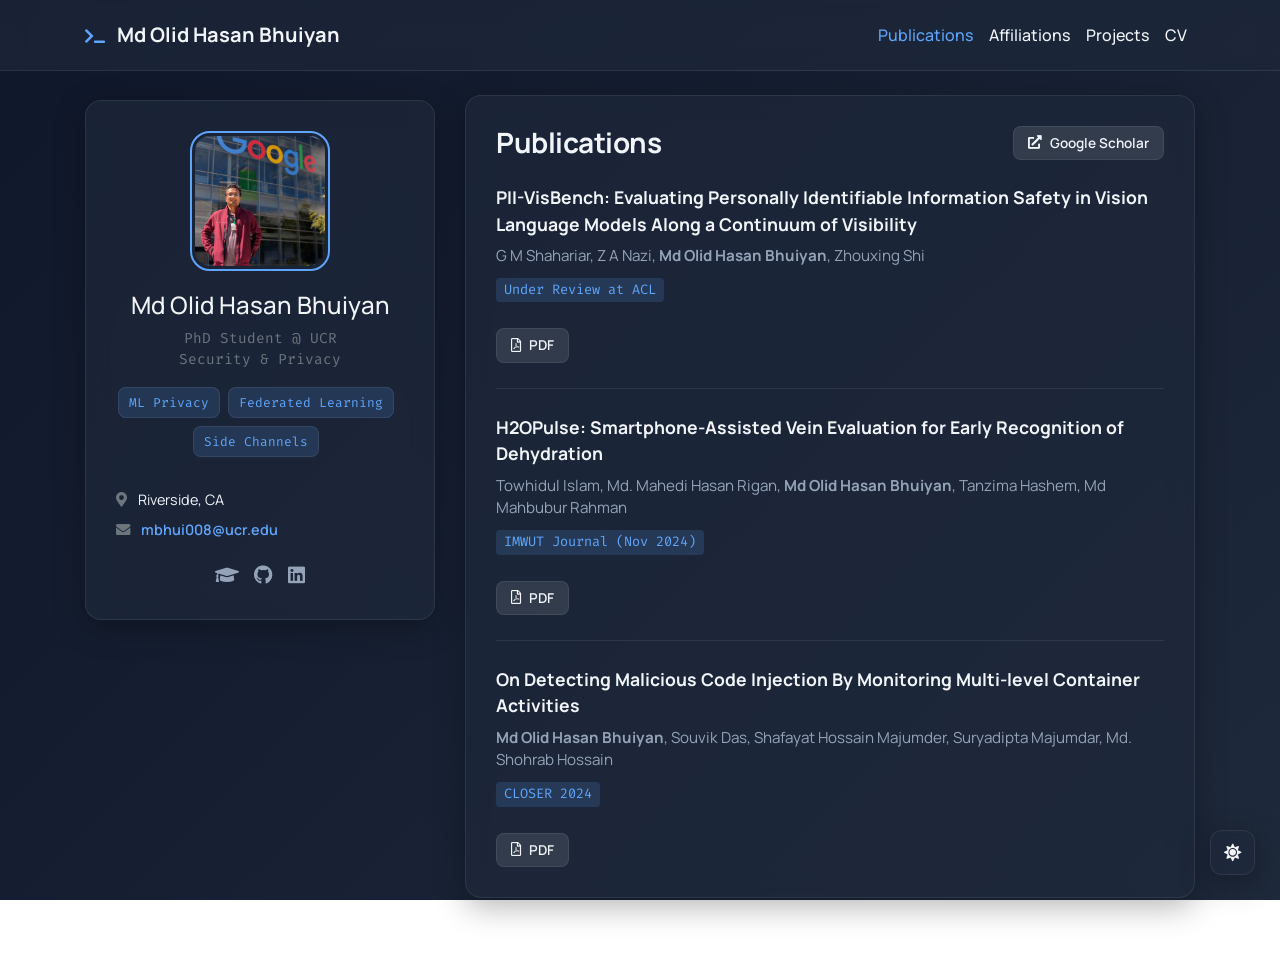
<file: publications.html>
<!DOCTYPE html>
<html lang="en">
<head>
    <meta charset="utf-8" />
    <meta name="viewport" content="width=device-width, initial-scale=1.0" />
    <title>Publications | Md Olid Hasan Bhuiyan</title>
    
    <link rel="stylesheet" href="https://stackpath.bootstrapcdn.com/bootstrap/4.5.2/css/bootstrap.min.css" />
    
    <link rel="stylesheet" href="https://cdnjs.cloudflare.com/ajax/libs/font-awesome/5.15.4/css/all.min.css" />
    
    <link href="https://fonts.googleapis.com/css2?family=Fira+Code:wght@400;500&family=Manrope:wght@300;400;600;700&display=swap" rel="stylesheet" />

    <style>
        /* --- CSS Variables & Theme Config (Matches Index.html) --- */
        :root {
            /* Light Mode Variables */
            --bg-gradient: linear-gradient(120deg, #e0c3fc 0%, #8ec5fc 100%);
            --glass-bg: rgba(255, 255, 255, 0.65);
            --glass-border: rgba(255, 255, 255, 0.4);
            --text-main: #2d3748;
            --text-muted: #718096;
            --accent-color: #4c51bf; /* Indigo */
            --tag-bg: rgba(76, 81, 191, 0.1);
            --shadow: 0 8px 32px 0 rgba(31, 38, 135, 0.1);
        }

        [data-theme="dark"] {
            /* Dark Mode Variables (Cyberpunk/Tech Vibe) */
            --bg-gradient: linear-gradient(135deg, #0f172a 0%, #1e293b 50%, #171717 100%);
            --glass-bg: rgba(30, 41, 59, 0.7);
            --glass-border: rgba(255, 255, 255, 0.08);
            --text-main: #f1f5f9;
            --text-muted: #94a3b8;
            --accent-color: #60a5fa; /* Electric Blue */
            --tag-bg: rgba(96, 165, 250, 0.15);
            --shadow: 0 8px 32px 0 rgba(0, 0, 0, 0.3);
        }

        /* --- Global Styles --- */
        body {
            font-family: 'Manrope', sans-serif;
            background: var(--bg-gradient);
            background-attachment: fixed;
            background-size: 200% 200%;
            color: var(--text-main);
            min-height: 100vh;
            transition: color 0.3s;
            animation: gradientBG 15s ease infinite;
        }

        @keyframes gradientBG {
            0% { background-position: 0% 50%; }
            50% { background-position: 100% 50%; }
            100% { background-position: 0% 50%; }
        }

        h1, h2, h3 { font-weight: 700; letter-spacing: -0.5px; }
        
        a { color: var(--accent-color); font-weight: 600; text-decoration: none; transition: all 0.2s; }
        a:hover { color: var(--text-main); text-decoration: none; text-shadow: 0 0 5px rgba(255,255,255,0.2); }

        /* --- Glass Cards --- */
        .glass-card {
            background: var(--glass-bg);
            backdrop-filter: blur(12px);
            -webkit-backdrop-filter: blur(12px);
            border: 1px solid var(--glass-border);
            border-radius: 16px;
            padding: 30px;
            margin-bottom: 25px;
            box-shadow: var(--shadow);
            transition: transform 0.2s ease;
        }
        
        /* --- Sidebar Profile --- */
        .profile-img {
            width: 140px;
            height: 140px;
            object-fit: cover;
            border-radius: 20px;
            margin-bottom: 20px;
            border: 2px solid var(--accent-color);
            padding: 3px;
        }
        .profile-links {
            display: flex;
            justify-content: center;
            gap: 15px;
            margin-top: 20px;
            font-size: 1.2rem;
        }
        .profile-links a { color: var(--text-muted); }
        .profile-links a:hover { color: var(--accent-color); transform: scale(1.1); }
        .tech-badge {
            font-family: 'Fira Code', monospace;
            background: var(--tag-bg);
            color: var(--accent-color);
            padding: 5px 10px;
            border-radius: 8px;
            font-size: 0.8rem;
            margin-right: 8px;
            margin-bottom: 8px;
            display: inline-block;
            border: 1px solid var(--glass-border);
        }

        /* --- Publication Specific Styles --- */
        .pub-item {
            padding-bottom: 25px;
            margin-bottom: 25px;
            border-bottom: 1px solid var(--glass-border);
        }
        .pub-item:last-child { border-bottom: none; margin-bottom: 0; padding-bottom: 0; }
        
        .pub-title {
            font-size: 1.1rem;
            font-weight: 700;
            color: var(--text-main);
            margin-bottom: 8px;
            display: block;
        }
        
        .pub-authors {
            font-size: 0.95rem;
            color: var(--text-muted);
            margin-bottom: 8px;
        }
        
        .pub-venue {
            font-family: 'Fira Code', monospace;
            font-size: 0.85rem;
            color: var(--accent-color);
            background: var(--tag-bg);
            padding: 2px 8px;
            border-radius: 4px;
            display: inline-block;
            margin-bottom: 10px;
        }

        .btn-glass-sm {
            display: inline-flex;
            align-items: center;
            padding: 6px 14px;
            font-size: 0.85rem;
            font-weight: 600;
            color: var(--text-main);
            background: rgba(255,255,255,0.1);
            border: 1px solid var(--glass-border);
            border-radius: 8px;
            transition: all 0.2s;
        }
        .btn-glass-sm:hover {
            background: var(--accent-color);
            color: white;
            border-color: var(--accent-color);
            text-shadow: none;
        }

        /* --- Navbar --- */
        .navbar {
            background: var(--glass-bg);
            backdrop-filter: blur(10px);
            border-bottom: 1px solid var(--glass-border);
            padding: 15px 0;
            position: sticky;
            top: 0;
            z-index: 1000;
        }
        .navbar-brand { font-weight: 700; color: var(--text-main) !important; }
        .nav-link { color: var(--text-main) !important; font-weight: 500; }
        .nav-link:hover { color: var(--accent-color) !important; }

        /* --- Dark Mode Toggle --- */
        .theme-switch {
            position: fixed;
            bottom: 25px;
            right: 25px;
            width: 45px;
            height: 45px;
            background: var(--glass-bg);
            border: 1px solid var(--glass-border);
            backdrop-filter: blur(5px);
            color: var(--text-main);
            border-radius: 12px;
            display: flex;
            align-items: center;
            justify-content: center;
            cursor: pointer;
            box-shadow: var(--shadow);
            z-index: 1000;
            font-size: 1.1rem;
        }

        /* Update the body style to include this animation */
        body {
            /* ... your existing body styles ... */
            animation: gradientBG 15s ease infinite, fadeIn 0.8s ease-in-out;
        }

        @keyframes fadeIn {
            0% { opacity: 0; transform: translateY(10px); }
            100% { opacity: 1; transform: translateY(0); }
        }

        @media (max-width: 768px) {
            .glass-card { padding: 20px; }
        }
    </style>
</head>
<body data-theme="dark">

    <nav class="navbar navbar-expand-lg">
        <div class="container">
            <a class="navbar-brand" href="index.html">
                <i class="fas fa-terminal mr-2" style="font-size: 0.8em; color: var(--accent-color);"></i>
                Md Olid Hasan Bhuiyan
            </a>
            <button class="navbar-toggler" type="button" data-toggle="collapse" data-target="#navbarNav">
                <span class="fas fa-bars" style="color: var(--text-main);"></span>
            </button>
            <div class="collapse navbar-collapse" id="navbarNav">
                <ul class="navbar-nav ml-auto">
                    <li class="nav-item"><a class="nav-link" href="publications.html" style="color: var(--accent-color) !important;">Publications</a></li>
                    <li class="nav-item"><a class="nav-link" href="services.html">Affiliations</a></li>
                    <li class="nav-item"><a class="nav-link" href="projects.html">Projects</a></li>
                    <li class="nav-item"><a class="nav-link" href="/Files/CV_OLID_HASAN_BHUIYAN.pdf">CV</a></li>
                </ul>
            </div>
        </div>
    </nav>

    <div class="container mt-4 mb-5">
        <div class="row">
            
            <div class="col-lg-4 mb-4">
                <div class="glass-card text-center sticky-top" style="top: 100px; z-index: 1;">
                    <img src="/Images/portfolio_2026.jpg" alt="Profile" class="profile-img">
                    <h4>Md Olid Hasan Bhuiyan</h4>
                    <p class="text-muted mb-3" style="font-family: 'Fira Code', monospace; font-size: 0.9rem;">
                        PhD Student @ UCR<br>Security & Privacy
                    </p>
                    
                    <div class="d-flex flex-wrap justify-content-center mt-3 mb-4">
                        <span class="tech-badge">ML Privacy</span>
                        <span class="tech-badge">Federated Learning</span>
                        <span class="tech-badge">Side Channels</span>
                    </div>

                    <div class="text-left mt-4" style="font-size: 0.9rem;">
                        <p class="mb-2"><i class="fas fa-map-marker-alt mr-2 text-muted"></i> Riverside, CA</p>
                        <p class="mb-2"><i class="fas fa-envelope mr-2 text-muted"></i> <a href="mailto:mbhui008@ucr.edu">mbhui008@ucr.edu</a></p>
                    </div>

                    <div class="profile-links">
                        <a href="https://scholar.google.com/citations?user=FqGRNsAAAAAJ&hl=en"><i class="fas fa-graduation-cap"></i></a>
                        <a href="https://github.com/Sizvy"><i class="fab fa-github"></i></a>
                        <a href="https://www.linkedin.com/in/md-olid-hasan-bhuiyan-970783185/"><i class="fab fa-linkedin"></i></a>
                    </div>
                </div>
            </div>

            <div class="col-lg-8">
                <div class="glass-card">
                    <div class="d-flex justify-content-between align-items-center mb-4">
                        <h3 class="mb-0">Publications</h3>
                        <a href="https://scholar.google.com/citations?user=FqGRNsAAAAAJ&hl=en" target="_blank" class="btn-glass-sm">
                            <i class="fas fa-external-link-alt mr-2"></i> Google Scholar
                        </a>
                    </div>
                    
                    <div class="pub-item">
                        <span class="pub-title">PII-VisBench: Evaluating Personally Identifiable Information Safety in Vision Language Models Along a Continuum of Visibility</span>
                        <div class="pub-authors">
                            G M Shahariar, Z A Nazi, <strong>Md Olid Hasan Bhuiyan</strong>, Zhouxing Shi
                        </div>
                        <div class="mt-2">
                            <span class="pub-venue">Under Review at ACL</span>
                        </div>
                        <div class="mt-3">
                            <a href="https://arxiv.org/pdf/2601.05739" target="_blank" class="btn-glass-sm">
                                <i class="far fa-file-pdf mr-2"></i> PDF
                            </a>
                        </div>
                    </div>

                    <div class="pub-item">
                        <span class="pub-title">H2OPulse: Smartphone-Assisted Vein Evaluation for Early Recognition of Dehydration</span>
                        <div class="pub-authors">
                            Towhidul Islam, Md. Mahedi Hasan Rigan, <strong>Md Olid Hasan Bhuiyan</strong>, Tanzima Hashem, Md Mahbubur Rahman
                        </div>
                        <div class="mt-2">
                            <span class="pub-venue">IMWUT Journal (Nov 2024)</span>
                        </div>
                        <div class="mt-3">
                            <a href="https://dl.acm.org/doi/pdf/10.1145/3729490" target="_blank" class="btn-glass-sm">
                                <i class="far fa-file-pdf mr-2"></i> PDF
                            </a>
                        </div>
                    </div>

                    <div class="pub-item">
                        <span class="pub-title">On Detecting Malicious Code Injection By Monitoring Multi-level Container Activities</span>
                        <div class="pub-authors">
                            <strong>Md Olid Hasan Bhuiyan</strong>, Souvik Das, Shafayat Hossain Majumder, Suryadipta Majumdar, Md. Shohrab Hossain
                        </div>
                        <div class="mt-2">
                            <span class="pub-venue">CLOSER 2024</span>
                        </div>
                        <div class="mt-3">
                            <a href="https://www.scitepress.org/Papers/2024/125094/125094.pdf" target="_blank" class="btn-glass-sm">
                                <i class="far fa-file-pdf mr-2"></i> PDF
                            </a>
                        </div>
                    </div>

                </div>
            </div>
        </div>
    </div>

    <button class="theme-switch" id="themeToggle">
        <i class="fas fa-sun"></i>
    </button>

    <script>
        const toggleBtn = document.getElementById('themeToggle');
        const icon = toggleBtn.querySelector('i');
        const body = document.body;

        // Check local storage
        const savedTheme = localStorage.getItem('theme');
        if (savedTheme) {
            body.setAttribute('data-theme', savedTheme);
            updateIcon(savedTheme);
        }

        toggleBtn.addEventListener('click', () => {
            const currentTheme = body.getAttribute('data-theme');
            const newTheme = currentTheme === 'dark' ? 'light' : 'dark';
            
            body.setAttribute('data-theme', newTheme);
            localStorage.setItem('theme', newTheme);
            updateIcon(newTheme);
        });

        function updateIcon(theme) {
            if (theme === 'dark') {
                icon.className = 'fas fa-sun';
            } else {
                icon.className = 'fas fa-moon';
            }
        }
    </script>

    <script src="https://code.jquery.com/jquery-3.5.1.slim.min.js"></script>
    <script src="https://cdn.jsdelivr.net/npm/@popperjs/core@2.9.2/dist/umd/popper.min.js"></script>
    <script src="https://stackpath.bootstrapcdn.com/bootstrap/4.5.2/js/bootstrap.min.js"></script>
</body>
</html>
</file>
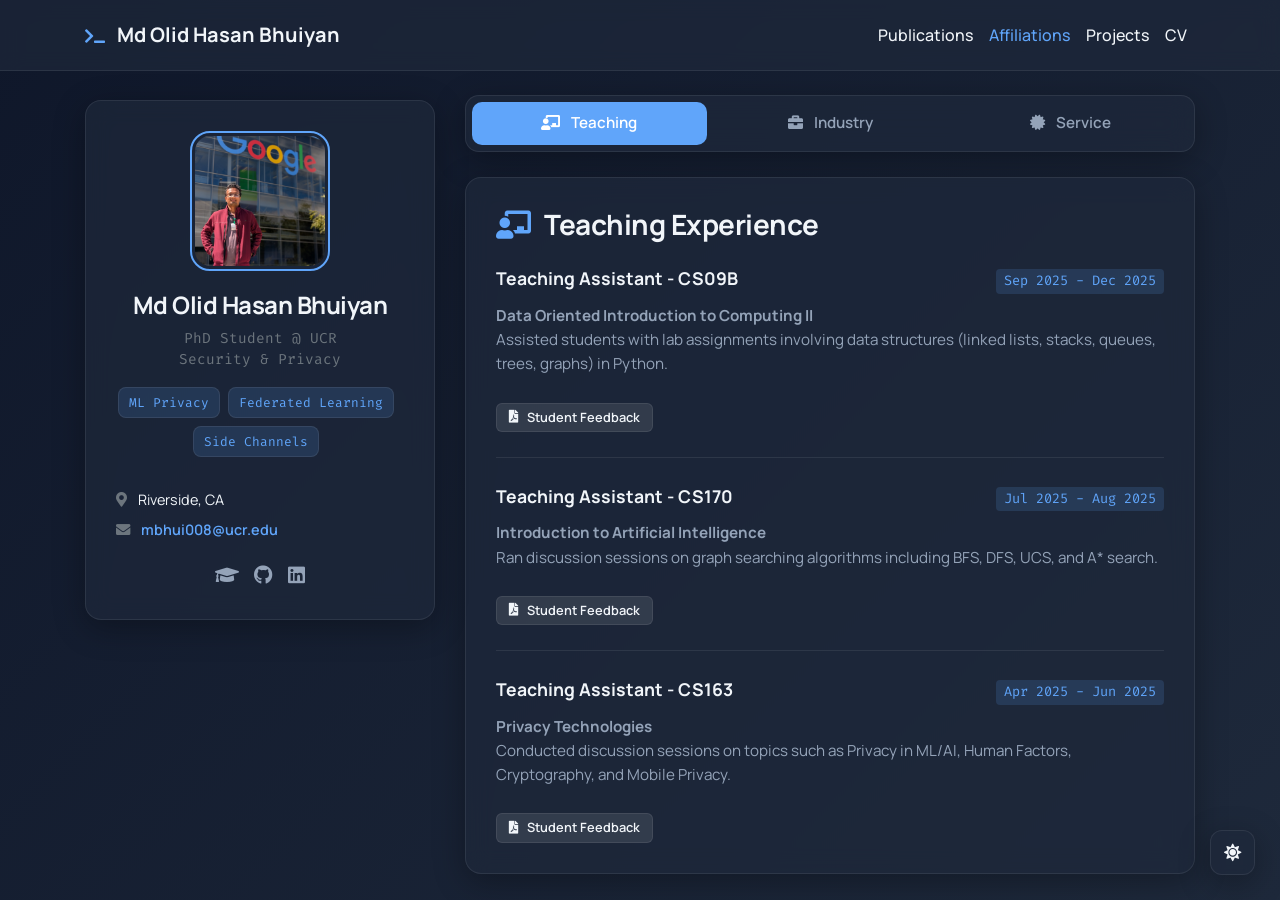
<file: services.html>
<!doctype html>
<html lang="en">
  <head>
    <meta charset="utf-8" />
    <meta name="viewport" content="width=device-width, initial-scale=1.0" />
    <title>Affiliations & Services | Md Olid Hasan Bhuiyan</title>

    <link
      rel="stylesheet"
      href="https://stackpath.bootstrapcdn.com/bootstrap/4.5.2/css/bootstrap.min.css"
    />

    <link
      rel="stylesheet"
      href="https://cdnjs.cloudflare.com/ajax/libs/font-awesome/5.15.4/css/all.min.css"
    />

    <link
      href="https://fonts.googleapis.com/css2?family=Fira+Code:wght@400;500&family=Manrope:wght@300;400;600;700&display=swap"
      rel="stylesheet"
    />

    <style>
      /* --- CSS Variables & Theme Config (Matches Index.html) --- */
      :root {
        /* Light Mode Variables */
        --bg-gradient: linear-gradient(120deg, #e0c3fc 0%, #8ec5fc 100%);
        --glass-bg: rgba(255, 255, 255, 0.65);
        --glass-border: rgba(255, 255, 255, 0.4);
        --text-main: #2d3748;
        --text-muted: #718096;
        --accent-color: #4c51bf; /* Indigo */
        --tag-bg: rgba(76, 81, 191, 0.1);
        --shadow: 0 8px 32px 0 rgba(31, 38, 135, 0.1);
      }

      [data-theme="dark"] {
        /* Dark Mode Variables (Cyberpunk/Tech Vibe) */
        --bg-gradient: linear-gradient(
          135deg,
          #0f172a 0%,
          #1e293b 50%,
          #171717 100%
        );
        --glass-bg: rgba(30, 41, 59, 0.7);
        --glass-border: rgba(255, 255, 255, 0.08);
        --text-main: #f1f5f9;
        --text-muted: #94a3b8;
        --accent-color: #60a5fa; /* Electric Blue */
        --tag-bg: rgba(96, 165, 250, 0.15);
        --shadow: 0 8px 32px 0 rgba(0, 0, 0, 0.3);
      }

      /* --- Global Styles --- */
      body {
        font-family: "Manrope", sans-serif;
        background: var(--bg-gradient);
        background-attachment: fixed;
        background-size: 200% 200%;
        color: var(--text-main);
        min-height: 100vh;
        transition: color 0.3s;
        animation: gradientBG 15s ease infinite;
      }

      @keyframes gradientBG {
        0% {
          background-position: 0% 50%;
        }
        50% {
          background-position: 100% 50%;
        }
        100% {
          background-position: 0% 50%;
        }
      }

      h1,
      h2,
      h3,
      h4 {
        font-weight: 700;
        letter-spacing: -0.5px;
      }

      a {
        color: var(--accent-color);
        font-weight: 600;
        text-decoration: none;
        transition: all 0.2s;
      }
      a:hover {
        color: var(--text-main);
        text-decoration: none;
        text-shadow: 0 0 5px rgba(255, 255, 255, 0.2);
      }

      /* --- Glass Cards --- */
      .glass-card {
        background: var(--glass-bg);
        backdrop-filter: blur(12px);
        -webkit-backdrop-filter: blur(12px);
        border: 1px solid var(--glass-border);
        border-radius: 16px;
        padding: 30px;
        margin-bottom: 25px;
        box-shadow: var(--shadow);
        transition: transform 0.2s ease;
      }

      /* --- Sidebar Profile --- */
      .profile-img {
        width: 140px;
        height: 140px;
        object-fit: cover;
        border-radius: 20px;
        margin-bottom: 20px;
        border: 2px solid var(--accent-color);
        padding: 3px;
      }
      .profile-links {
        display: flex;
        justify-content: center;
        gap: 15px;
        margin-top: 20px;
        font-size: 1.2rem;
      }
      .profile-links a {
        color: var(--text-muted);
      }
      .profile-links a:hover {
        color: var(--accent-color);
        transform: scale(1.1);
      }
      .tech-badge {
        font-family: "Fira Code", monospace;
        background: var(--tag-bg);
        color: var(--accent-color);
        padding: 5px 10px;
        border-radius: 8px;
        font-size: 0.8rem;
        margin-right: 8px;
        margin-bottom: 8px;
        display: inline-block;
        border: 1px solid var(--glass-border);
      }

      /* --- Service/Job Item Styles --- */
      .job-item {
        padding-bottom: 25px;
        margin-bottom: 25px;
        border-bottom: 1px solid var(--glass-border);
      }
      .job-item:last-child {
        border-bottom: none;
        margin-bottom: 0;
        padding-bottom: 0;
      }

      .job-header {
        display: flex;
        justify-content: space-between;
        align-items: baseline;
        flex-wrap: wrap;
        margin-bottom: 10px;
      }

      .job-title {
        font-size: 1.1rem;
        font-weight: 700;
        color: var(--text-main);
      }

      .job-date {
        font-family: "Fira Code", monospace;
        font-size: 0.85rem;
        color: var(--accent-color);
        background: var(--tag-bg);
        padding: 2px 8px;
        border-radius: 4px;
      }

      .job-desc {
        font-size: 0.95rem;
        color: var(--text-muted);
        line-height: 1.6;
      }

      .btn-glass-sm {
        display: inline-flex;
        align-items: center;
        padding: 4px 12px;
        font-size: 0.8rem;
        font-weight: 600;
        color: var(--text-main);
        background: rgba(255, 255, 255, 0.1);
        border: 1px solid var(--glass-border);
        border-radius: 6px;
        transition: all 0.2s;
        margin-top: 10px;
      }
      .btn-glass-sm:hover {
        background: var(--accent-color);
        color: white;
        border-color: var(--accent-color);
      }

      /* --- Navbar --- */
      .navbar {
        background: var(--glass-bg);
        backdrop-filter: blur(10px);
        border-bottom: 1px solid var(--glass-border);
        padding: 15px 0;
        position: sticky;
        top: 0;
        z-index: 1000;
      }
      .navbar-brand {
        font-weight: 700;
        color: var(--text-main) !important;
      }
      .nav-link {
        color: var(--text-main) !important;
        font-weight: 500;
      }
      .nav-link:hover {
        color: var(--accent-color) !important;
      }

      /* --- Dark Mode Toggle --- */
      .theme-switch {
        position: fixed;
        bottom: 25px;
        right: 25px;
        width: 45px;
        height: 45px;
        background: var(--glass-bg);
        border: 1px solid var(--glass-border);
        backdrop-filter: blur(5px);
        color: var(--text-main);
        border-radius: 12px;
        display: flex;
        align-items: center;
        justify-content: center;
        cursor: pointer;
        box-shadow: var(--shadow);
        z-index: 1000;
        font-size: 1.1rem;
      }

      /* Update the body style to include this animation */
      body {
        /* ... your existing body styles ... */
        animation:
          gradientBG 15s ease infinite,
          fadeIn 0.8s ease-in-out;
      }

      @keyframes fadeIn {
        0% {
          opacity: 0;
          transform: translateY(10px);
        }
        100% {
          opacity: 1;
          transform: translateY(0);
        }
      }

      /* --- Section toggle (Teaching / Industry / Service) --- */
      .section-toggle {
        display: flex;
        gap: 6px;
        padding: 6px;
        margin-bottom: 25px;
        background: var(--glass-bg);
        backdrop-filter: blur(12px);
        -webkit-backdrop-filter: blur(12px);
        border: 1px solid var(--glass-border);
        border-radius: 14px;
        box-shadow: var(--shadow);
      }
      .section-toggle button {
        flex: 1;
        border: none;
        background: transparent;
        color: var(--text-muted);
        font-family: "Manrope", sans-serif;
        font-weight: 600;
        font-size: 0.95rem;
        padding: 10px 14px;
        border-radius: 10px;
        cursor: pointer;
        transition: background 0.2s, color 0.2s;
      }
      .section-toggle button:hover {
        color: var(--text-main);
      }
      .section-toggle button.active {
        background: var(--accent-color);
        color: #fff;
      }
      .section-toggle button:focus-visible {
        outline: 2px solid var(--accent-color);
        outline-offset: 2px;
      }
      .info-section[hidden] {
        display: none !important;
      }
      @media (max-width: 480px) {
        .section-toggle button {
          padding: 10px 6px;
          font-size: 0.85rem;
        }
        .section-toggle button i {
          display: none;
        }
      }

      @media (max-width: 768px) {
        .glass-card {
          padding: 20px;
        }
        .job-header {
          flex-direction: column;
        }
        .job-date {
          margin-top: 5px;
          margin-bottom: 5px;
        }
      }
    </style>
  </head>
  <body data-theme="dark">
    <nav class="navbar navbar-expand-lg">
      <div class="container">
        <a class="navbar-brand" href="index.html">
          <i
            class="fas fa-terminal mr-2"
            style="font-size: 0.8em; color: var(--accent-color)"
          ></i>
          Md Olid Hasan Bhuiyan
        </a>
        <button
          class="navbar-toggler"
          type="button"
          data-toggle="collapse"
          data-target="#navbarNav"
        >
          <span class="fas fa-bars" style="color: var(--text-main)"></span>
        </button>
        <div class="collapse navbar-collapse" id="navbarNav">
          <ul class="navbar-nav ml-auto">
            <li class="nav-item">
              <a class="nav-link" href="publications.html">Publications</a>
            </li>
            <li class="nav-item">
              <a
                class="nav-link"
                href="services.html"
                style="color: var(--accent-color) !important"
                >Affiliations</a
              >
            </li>
            <li class="nav-item">
              <a class="nav-link" href="projects.html">Projects</a>
            </li>
            <li class="nav-item">
              <a class="nav-link" href="/Files/CV_OLID_HASAN_BHUIYAN.pdf">CV</a>
            </li>
          </ul>
        </div>
      </div>
    </nav>

    <div class="container mt-4 mb-5">
      <div class="row">
        <div class="col-lg-4 mb-4">
          <div
            class="glass-card text-center sticky-top"
            style="top: 100px; z-index: 1"
          >
            <img
              src="/Images/portfolio_2026.jpg"
              alt="Profile"
              class="profile-img"
            />
            <h4>Md Olid Hasan Bhuiyan</h4>
            <p
              class="text-muted mb-3"
              style="
                font-family: &quot;Fira Code&quot;, monospace;
                font-size: 0.9rem;
              "
            >
              PhD Student @ UCR<br />Security & Privacy
            </p>

            <div class="d-flex flex-wrap justify-content-center mt-3 mb-4">
              <span class="tech-badge">ML Privacy</span>
              <span class="tech-badge">Federated Learning</span>
              <span class="tech-badge">Side Channels</span>
            </div>

            <div class="text-left mt-4" style="font-size: 0.9rem">
              <p class="mb-2">
                <i class="fas fa-map-marker-alt mr-2 text-muted"></i> Riverside,
                CA
              </p>
              <p class="mb-2">
                <i class="fas fa-envelope mr-2 text-muted"></i>
                <a href="mailto:mbhui008@ucr.edu">mbhui008@ucr.edu</a>
              </p>
            </div>

            <div class="profile-links">
              <a
                href="https://scholar.google.com/citations?user=FqGRNsAAAAAJ&hl=en"
                ><i class="fas fa-graduation-cap"></i
              ></a>
              <a href="https://github.com/Sizvy"
                ><i class="fab fa-github"></i
              ></a>
              <a
                href="https://www.linkedin.com/in/md-olid-hasan-bhuiyan-970783185/"
                ><i class="fab fa-linkedin"></i
              ></a>
            </div>
          </div>
        </div>

        <div class="col-lg-8">
          <div class="section-toggle" role="tablist" aria-label="Affiliation type">
            <button type="button" role="tab" id="tab-teaching" data-target="teaching" aria-controls="teaching" aria-selected="true" class="active">
              <i class="fas fa-chalkboard-teacher mr-2"></i> Teaching
            </button>
            <button type="button" role="tab" id="tab-industry" data-target="industry" aria-controls="industry" aria-selected="false">
              <i class="fas fa-briefcase mr-2"></i> Industry
            </button>
            <button type="button" role="tab" id="tab-service" data-target="service" aria-controls="service" aria-selected="false">
              <i class="fas fa-certificate mr-2"></i> Service
            </button>
          </div>

          <div class="glass-card info-section" id="teaching" role="tabpanel" aria-labelledby="tab-teaching">
            <h3 class="mb-4">
              <i
                class="fas fa-chalkboard-teacher mr-2"
                style="color: var(--accent-color)"
              ></i>
              Teaching Experience
            </h3>

            <div class="job-item">
              <div class="job-header">
                <span class="job-title">Teaching Assistant - CS09B</span>
                <span class="job-date">Sep 2025 - Dec 2025</span>
              </div>
              <p class="job-desc">
                <strong>Data Oriented Introduction to Computing II</strong
                ><br />
                Assisted students with lab assignments involving data structures
                (linked lists, stacks, queues, trees, graphs) in Python.
              </p>
              <a
                href="/Files/CS09B_Feedback.pdf"
                target="_blank"
                class="btn-glass-sm"
              >
                <i class="fas fa-file-pdf mr-2"></i> Student Feedback
              </a>
            </div>

            <div class="job-item">
              <div class="job-header">
                <span class="job-title">Teaching Assistant - CS170</span>
                <span class="job-date">Jul 2025 - Aug 2025</span>
              </div>
              <p class="job-desc">
                <strong>Introduction to Artificial Intelligence</strong><br />
                Ran discussion sessions on graph searching algorithms including
                BFS, DFS, UCS, and A* search.
              </p>
              <a
                href="/Files/CS170_Feedback.pdf"
                target="_blank"
                class="btn-glass-sm"
              >
                <i class="fas fa-file-pdf mr-2"></i> Student Feedback
              </a>
            </div>

            <div class="job-item">
              <div class="job-header">
                <span class="job-title">Teaching Assistant - CS163</span>
                <span class="job-date">Apr 2025 - Jun 2025</span>
              </div>
              <p class="job-desc">
                <strong>Privacy Technologies</strong><br />
                Conducted discussion sessions on topics such as Privacy in
                ML/AI, Human Factors, Cryptography, and Mobile Privacy.
              </p>
              <a
                href="/Files/CS163_Feedback.pdf"
                target="_blank"
                class="btn-glass-sm"
              >
                <i class="fas fa-file-pdf mr-2"></i> Student Feedback
              </a>
            </div>
          </div>

          <div class="glass-card info-section" id="industry" role="tabpanel" aria-labelledby="tab-industry" hidden>
            <h3 class="mb-4">
              <i
                class="fas fa-briefcase mr-2"
                style="color: var(--accent-color)"
              ></i>
              Industry Experience
            </h3>
            
            <div class="job-item">
              <div class="job-header">
                <span class="job-title">Research Intern</span>
                <span class="job-date">June 2026 - Sep 2026</span>
              </div>
              <p class="job-desc">
                <strong>Sophos</strong><br />
                I will be working as a research intern at Sophos from June to September 2026. During this time, I will be working on privacy analysis of their rich datasets which includes tons of SOC alerts. Along with that I will be in touch with a little bit a software development as well.
              </p>
            </div>

            <div class="job-item">
              <div class="job-header">
                <span class="job-title">Site Reliability Engineer</span>
                <span class="job-date">Apr 2024 - Sep 2024</span>
              </div>
              <p class="job-desc">
                <strong>Relisource Software Ltd.</strong><br />
                Worked with NewRelic and ASP.NET Web API to ensure system
                reliability and performance.
              </p>
            </div>

            <div class="job-item">
              <div class="job-header">
                <span class="job-title">Software Programmer</span>
                <span class="job-date">Jun 2023 - Mar 2024</span>
              </div>
              <p class="job-desc">
                <strong>Grameen Bank IT Department</strong><br />
                Developed Human Resource Management and Micro-Finance Banking
                Systems using ASP.NET WebAPI, REST APIs, PostgreSQL, SQL Server,
                and EF Core.
              </p>
            </div>
          </div>

          <div class="glass-card info-section" id="service" role="tabpanel" aria-labelledby="tab-service" hidden>
            <h3 class="mb-4">
              <i
                class="fas fa-certificate mr-2"
                style="color: var(--accent-color)"
              ></i>
              Professional Service
            </h3>

            <div class="job-item">
              <div class="job-header">
                <span class="job-title">Professional Member</span>
                <span class="job-date">May 2025 - Present</span>
              </div>
              <p class="job-desc">
                <strong>Association for Computing Machinery (ACM)</strong><br />
                Member ID: 9085533
              </p>
              <a
                href="https://www.acm.org/membership/membership-benefits"
                target="_blank"
                class="btn-glass-sm"
              >
                <i class="fas fa-external-link-alt mr-2"></i> Member Benefits
              </a>
            </div>

            <div class="job-item">
              <div class="job-header">
                <span class="job-title">Reviewer</span>
                <span class="job-date">May 2025</span>
              </div>
              <p class="job-desc">
                <strong
                  >Humanities and Social Sciences Communications [Springer
                  Nature]
              </strong>
              </p>
              <a
                href="https://www.linkedin.com/in/md-olid-hasan-bhuiyan-970783185/details/certifications/1746940525233/single-media-viewer/?profileId=ACoAACu4BaQBzN_wvzv8ik8wkpWXDIu2GRPnd4I"
                target="_blank"
                class="btn-glass-sm"
              >
                <i class="fas fa-certificate mr-2"></i> View Certificate
              </a>
            </div>

            <div class="job-item">
              <div class="job-header">
                <span class="job-title">Reviewer</span>
              </div>
              <p class="job-desc">
                <strong
                  >The International AAAI Conference on Web and Social Media
                  (ICWSM)</strong
                >
              </p>
            </div>

            <div class="job-item">
              <div class="job-header">
                <span class="job-title">Reviewer</span>
              </div>
              <p class="job-desc">
                <strong>AAAI Conference on Artificial Intelligence</strong>
              </p>
            </div>
          </div>
        </div>
      </div>
    </div>

    <button class="theme-switch" id="themeToggle">
      <i class="fas fa-sun"></i>
    </button>

    <script>
      const toggleBtn = document.getElementById("themeToggle");
      const icon = toggleBtn.querySelector("i");
      const body = document.body;

      const savedTheme = localStorage.getItem("theme");
      if (savedTheme) {
        body.setAttribute("data-theme", savedTheme);
        updateIcon(savedTheme);
      }

      toggleBtn.addEventListener("click", () => {
        const currentTheme = body.getAttribute("data-theme");
        const newTheme = currentTheme === "dark" ? "light" : "dark";

        body.setAttribute("data-theme", newTheme);
        localStorage.setItem("theme", newTheme);
        updateIcon(newTheme);
      });

      function updateIcon(theme) {
        if (theme === "dark") {
          icon.className = "fas fa-sun";
        } else {
          icon.className = "fas fa-moon";
        }
      }
    </script>

    <script>
      // Section toggle (URL hash #teaching, #industry or #service opens that section)
      (function () {
        const tabs = document.querySelectorAll(".section-toggle button");
        const sections = document.querySelectorAll(".info-section");

        function show(id, updateHash) {
          if (!document.getElementById(id)) id = "teaching";
          sections.forEach((sec) => {
            sec.hidden = sec.id !== id;
          });
          tabs.forEach((tab) => {
            const on = tab.dataset.target === id;
            tab.classList.toggle("active", on);
            tab.setAttribute("aria-selected", on);
          });
          if (updateHash) history.replaceState(null, "", "#" + id);
        }

        tabs.forEach((tab) =>
          tab.addEventListener("click", () => show(tab.dataset.target, true)),
        );
        window.addEventListener("hashchange", () =>
          show(location.hash.slice(1), false),
        );
        show(location.hash.slice(1) || "teaching", false);
      })();
    </script>

    <script src="https://code.jquery.com/jquery-3.5.1.slim.min.js"></script>
    <script src="https://cdn.jsdelivr.net/npm/@popperjs/core@2.9.2/dist/umd/popper.min.js"></script>
    <script src="https://stackpath.bootstrapcdn.com/bootstrap/4.5.2/js/bootstrap.min.js"></script>
  </body>
</html>
</file>
